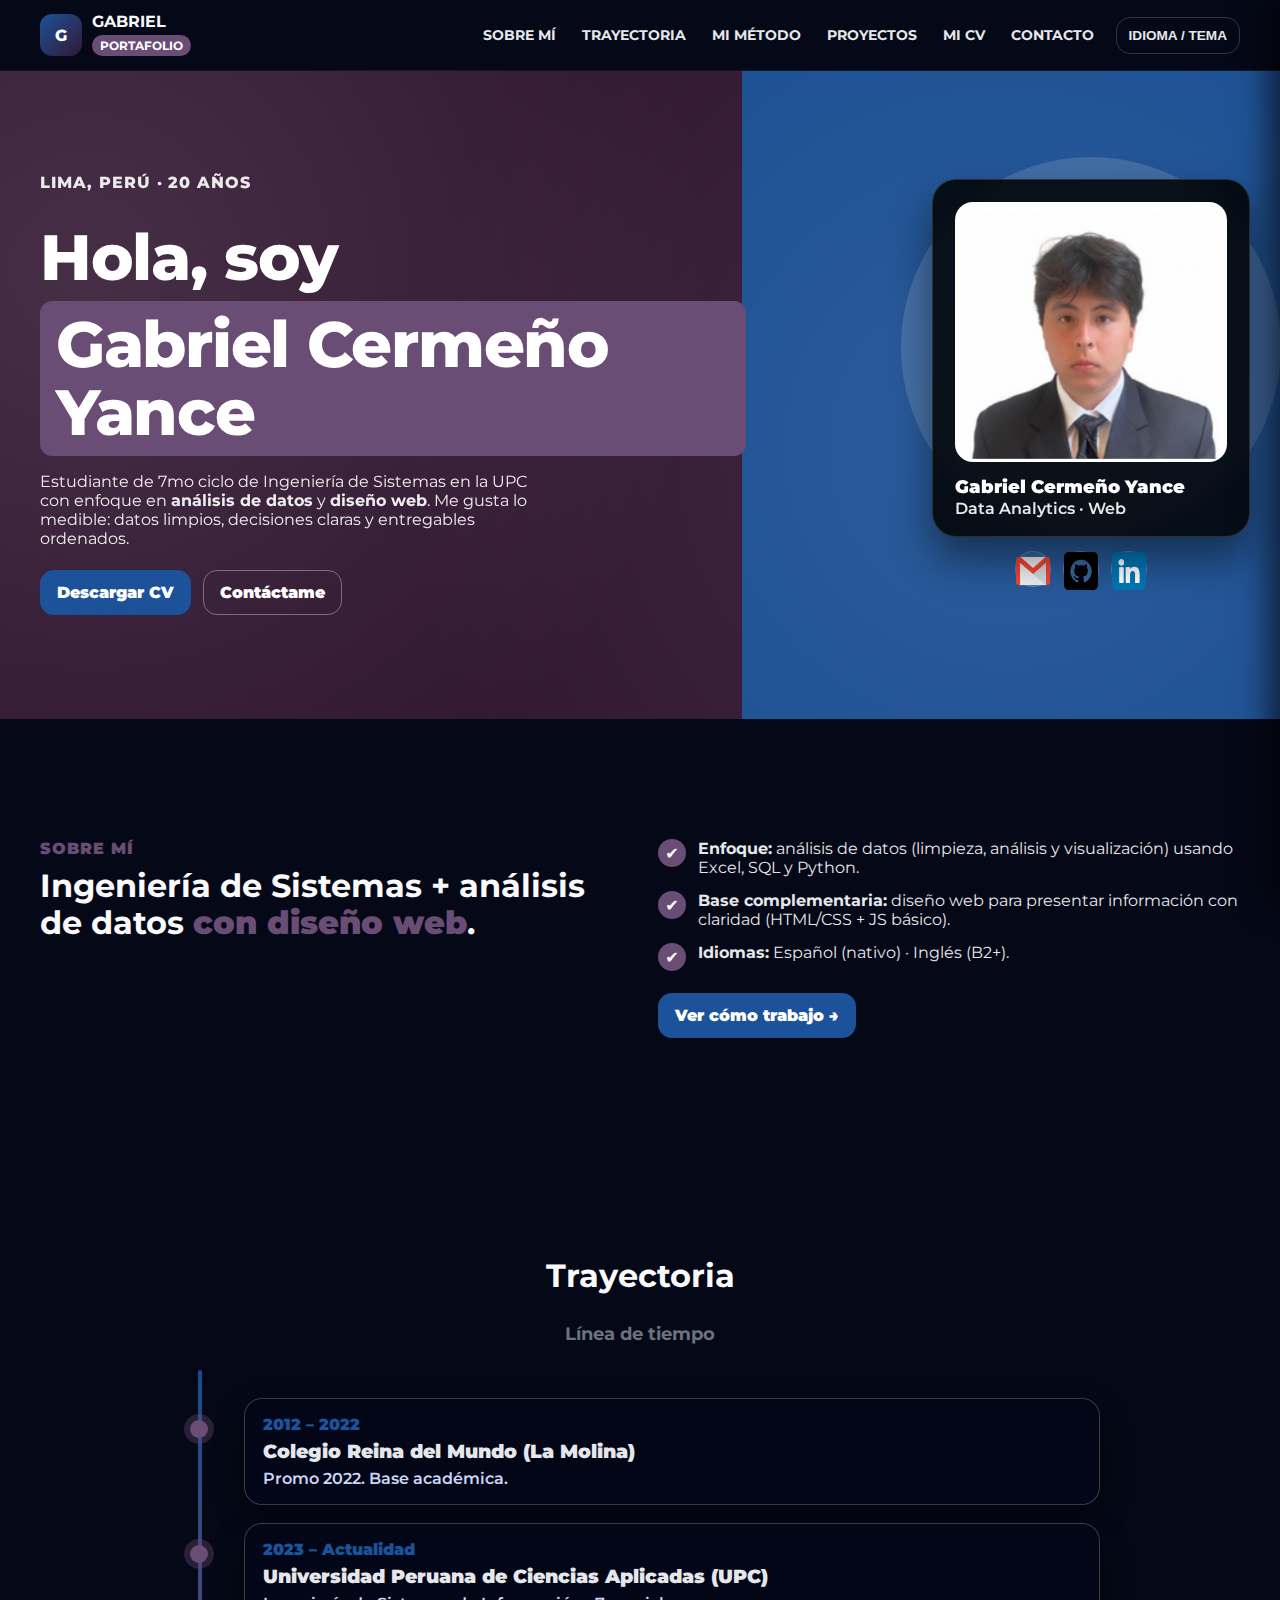
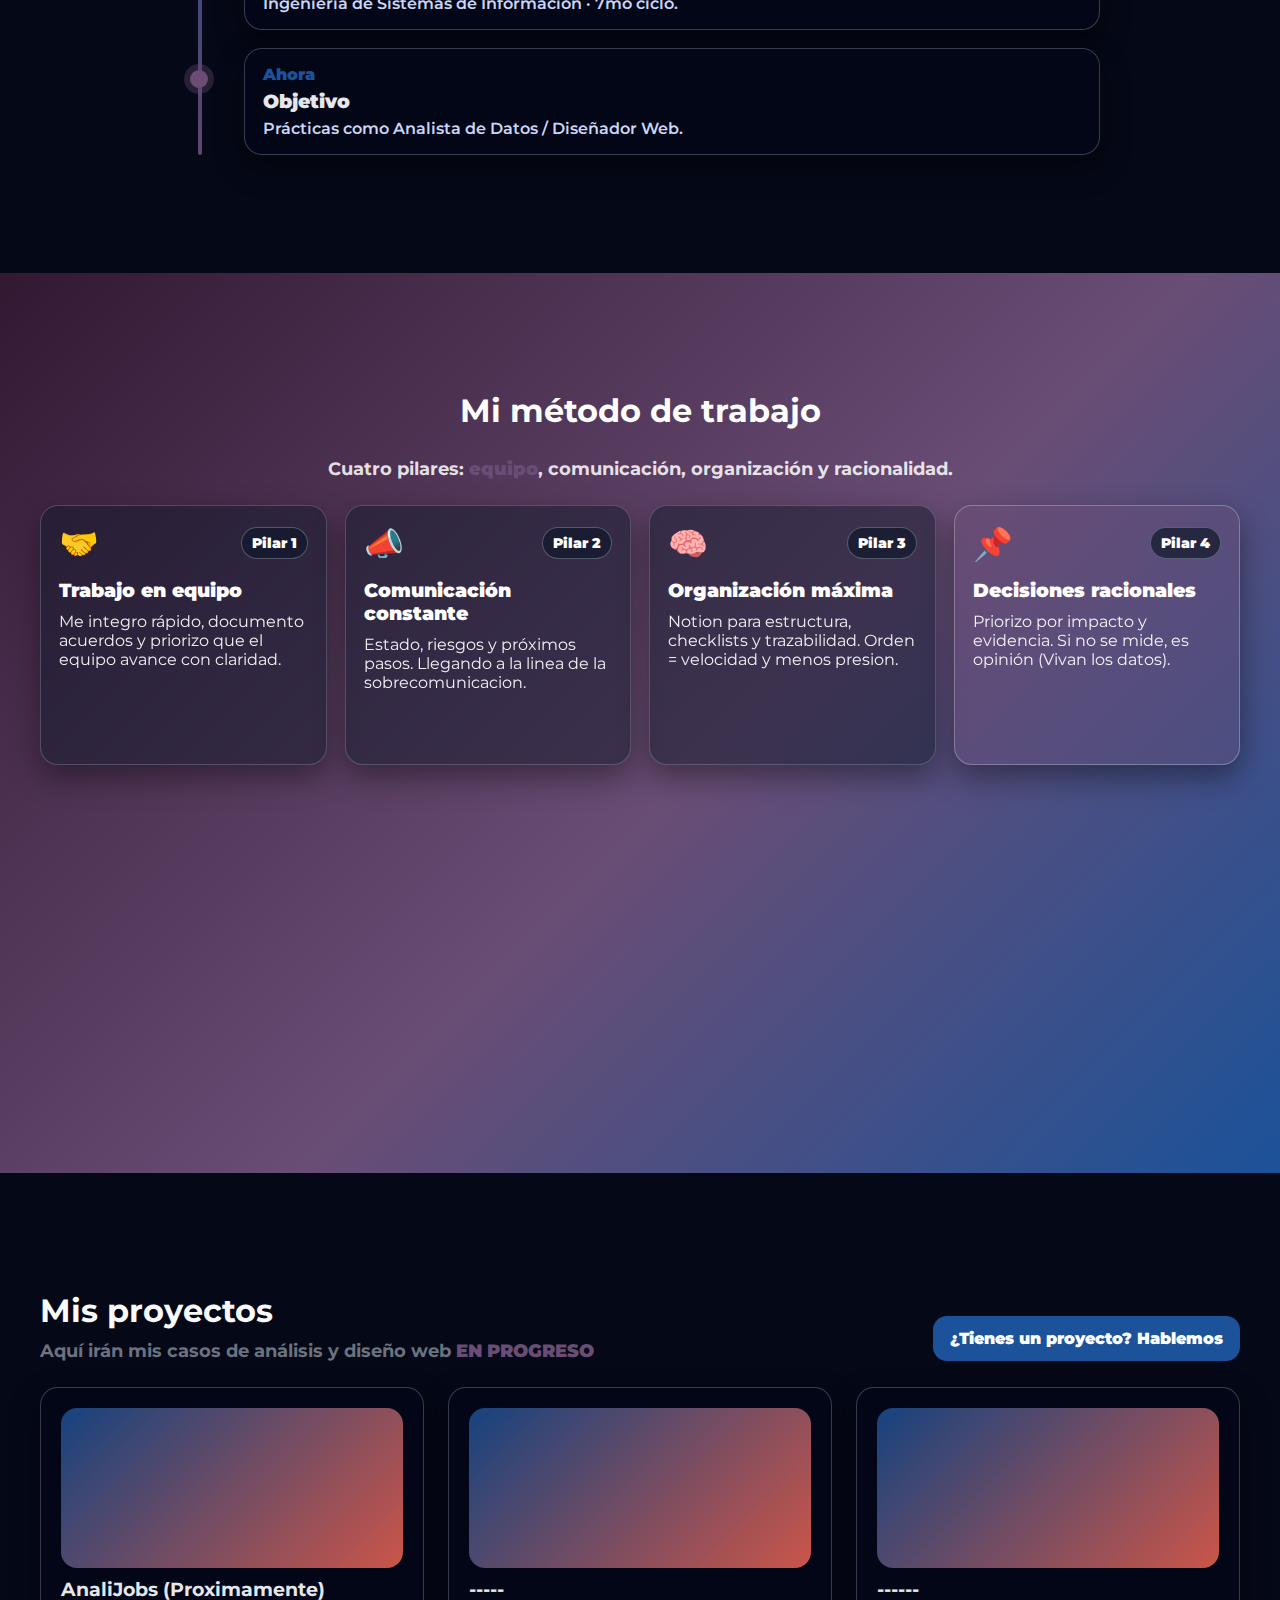
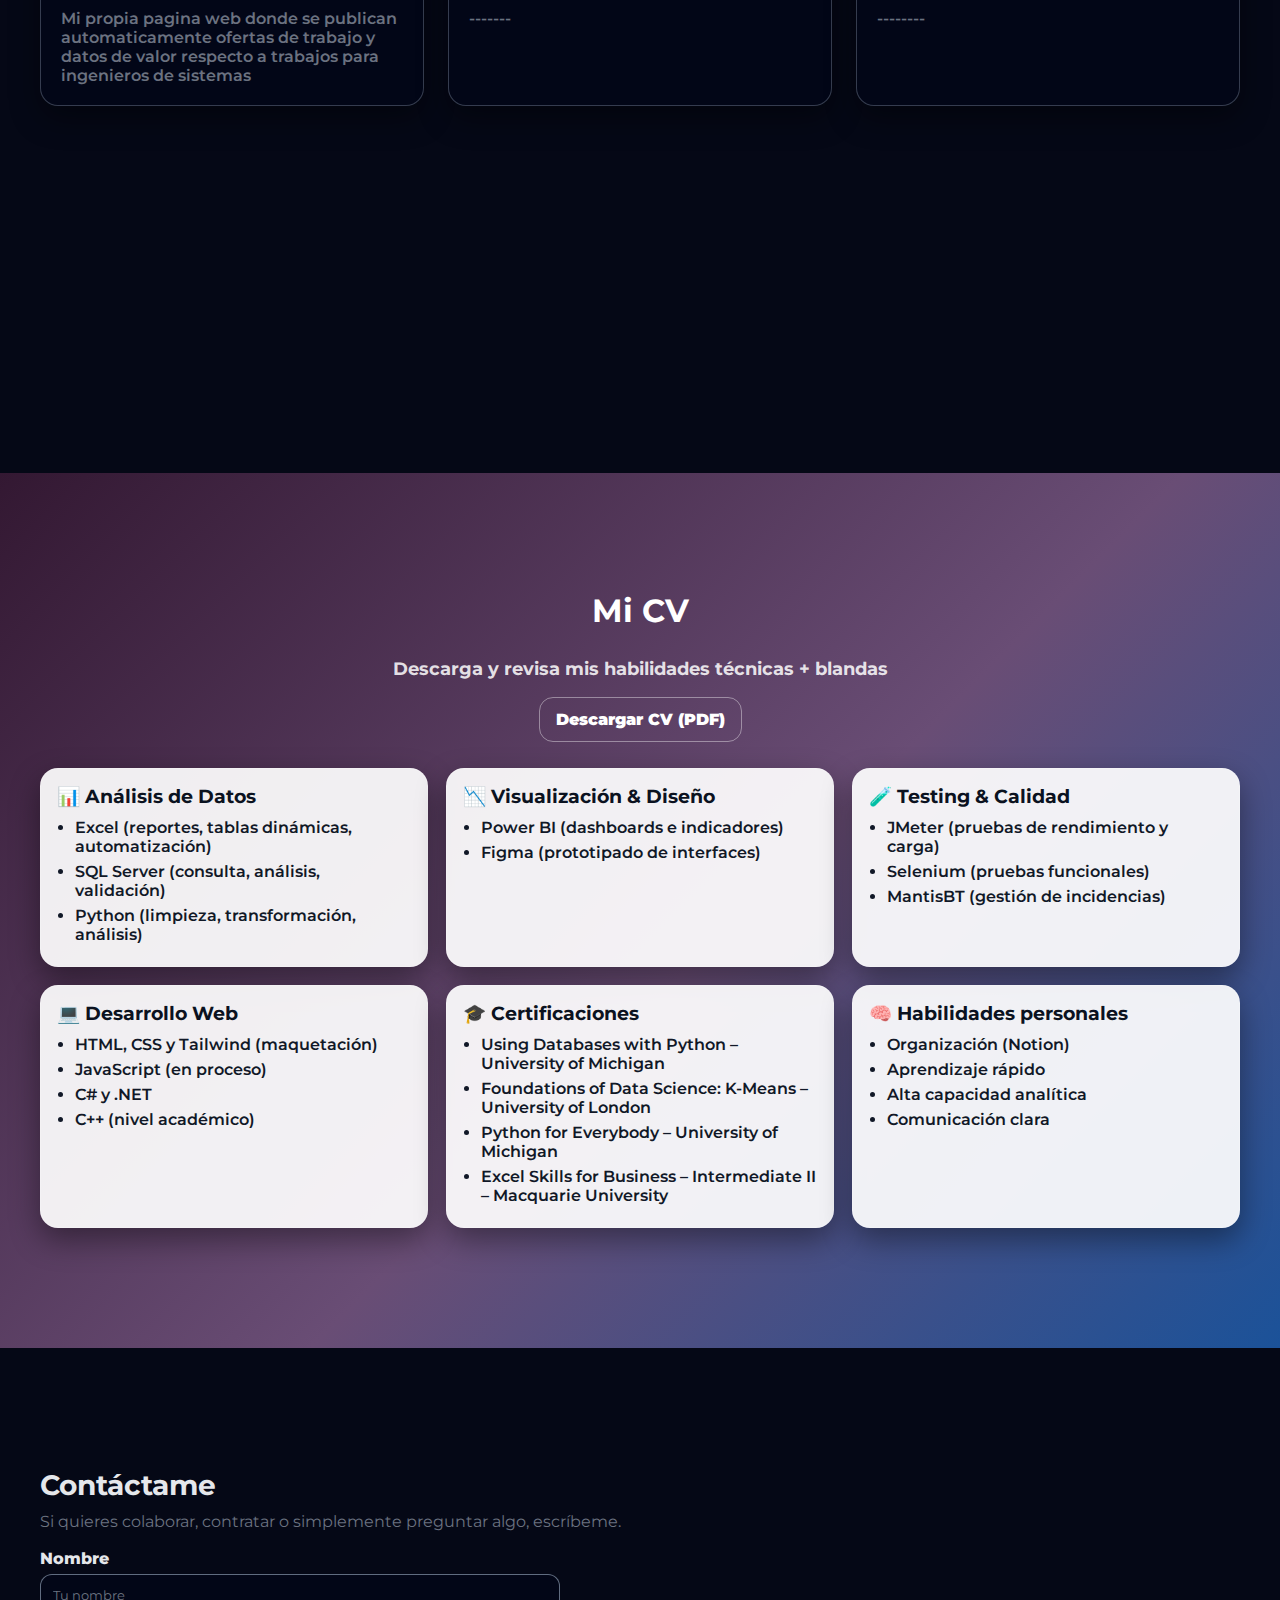
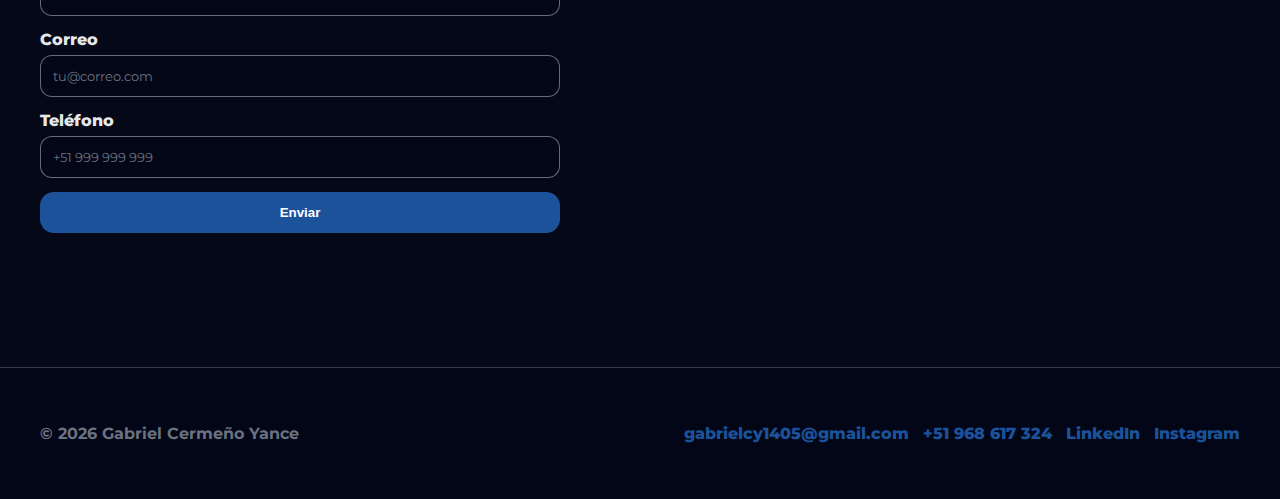
<file: index.html>
<!doctype html>
<html lang="es">
<head>
  <meta charset="utf-8" />
  <meta name="viewport" content="width=device-width,initial-scale=1" />
  <title>Gabriel Cermeño Yance | Portafolio</title>
  <meta name="description" content="Portafolio de Gabriel Cermeño Yance: análisis de datos, diseño web y herramientas." />

  <link rel="preconnect" href="https://fonts.googleapis.com">
  <link rel="preconnect" href="https://fonts.gstatic.com" crossorigin>
  <link href="https://fonts.googleapis.com/css2?family=Montserrat:wght@400;600;700;800&display=swap" rel="stylesheet">

  <link rel="stylesheet" href="css/styles.css" />
</head>

<body>
  <a class="skip-link" href="#main">Saltar al contenido</a>

  <!-- HEADER -->
  <header class="header" id="top">
    <div class="container header__row">
      <a class="brand" href="#top" aria-label="Ir al inicio">
        <span class="brand__logo" aria-hidden="true">G</span>
        <span class="brand__text">
          <strong>GABRIEL</strong>
          <span class="brand__tag">PORTAFOLIO</span>
        </span>
      </a>

      <button class="nav-toggle" type="button" aria-label="Abrir menú" aria-expanded="false">
        <span class="nav-toggle__bar"></span>
        <span class="nav-toggle__bar"></span>
        <span class="nav-toggle__bar"></span>
      </button>

      <nav class="nav" aria-label="Navegación principal">
        <a class="nav__link" href="#sobre-mi">Sobre mí</a>
        <a class="nav__link" href="#trayectoria">Trayectoria</a>
        <a class="nav__link" href="#metodo">Mi método</a>
        <a class="nav__link" href="#proyectos">Proyectos</a>
        <a class="nav__link" href="#cv">Mi CV</a>
        <a class="nav__link" href="#contacto">Contacto</a>

        <button class="btn btn--header" id="langThemeBtn" type="button">
          Idioma / Tema
        </button>
      </nav>
    </div>

    <!-- Menú móvil -->
    <div class="nav-drawer" data-drawer>
      <a class="nav-drawer__link" href="#sobre-mi">Sobre mí</a>
      <a class="nav-drawer__link" href="#trayectoria">Trayectoria</a>
      <a class="nav-drawer__link" href="#metodo">Mi método</a>
      <a class="nav-drawer__link" href="#proyectos">Proyectos</a>
      <a class="nav-drawer__link" href="#cv">Mi CV</a>
      <a class="nav-drawer__link" href="#contacto">Contacto</a>
      <a class="nav-drawer__cta" href="#contacto">Contáctame</a>

      <button class="nav-drawer__btn" id="langThemeBtnMobile" type="button">
        Idioma / Tema
      </button>
    </div>
  </header>

  <main id="main">

    <!-- HERO -->
    <section class="hero" id="inicio" aria-label="Sección principal">
      <div class="hero__bg" aria-hidden="true"></div>

      <div class="container hero__grid">
        <div class="hero__left">
          <p class="kicker">Lima, Perú · 20 años</p>

          <h1 class="hero__title">
            Hola, soy
            <span class="hero__title-highlight">Gabriel Cermeño Yance</span>
          </h1>

          <p class="hero__text">
            Estudiante de 7mo ciclo de Ingeniería de Sistemas en la UPC con enfoque en <strong>análisis de datos</strong> y
            <strong>diseño web</strong>. Me gusta lo medible: datos limpios, decisiones claras y entregables ordenados.
          </p>

          <div class="hero__actions">
            <a class="btn btn--secondary" href="#cv">Descargar CV</a>
            <a class="btn btn--ghost" href="#contacto">Contáctame</a>
          </div>
        </div>

        <div class="hero__right" aria-label="Foto (placeholder)">
          <div class="portrait">
            <div class="portrait__circle"></div>
            <div class="portrait__card">
              <img class="portrait__face"
                src="assets/img/Foto de perfil.png"
                alt="Gabriel Cermeño Yance sonriendo">
              <p class="portrait__name">Gabriel Cermeño Yance</p>
              <p class="portrait__role">Data Analytics · Web</p>
            </div>
          </div>

        <div class="portrait__links">
            <a href="mailto:gabrielcy1405@gmail.com"
                class="icon-btn"
                aria-label="Enviar correo">
                <img src="assets/icons/gmail.png" alt="" />
            </a>

            <a href="https://github.com/tu-usuario"
                class="icon-btn"
                aria-label="Ver GitHub"
                target="_blank" rel="noopener">
                <img src="assets/icons/github.png" alt="" />
            </a>

            <a href="https://www.linkedin.com/in/gabriel-cerme%C3%B1o-yance-11ab15258"
                class="icon-btn"
                aria-label="Ver LinkedIn"
                target="_blank" rel="noopener">
                <img src="assets/icons/linkedin.png" alt="" />
            </a>
        </div>
        </div>
      </div>
    </section>

    <!-- SOBRE MI -->
    <section class="section" id="sobre-mi">
      <div class="container section__grid">
        <div class="bio-left">
          <p class="section__label">Sobre mí</p>
          <h2 class="section__title">
            Ingeniería de Sistemas + análisis de datos
            <span class="accent">con diseño web</span>.
          </h2>
        </div>

        <div class="bio-right">
          <ul class="checklist">
            <li>
              <span class="checklist__icon" aria-hidden="true">✔</span>
              <div>
                <strong>Enfoque:</strong> análisis de datos (limpieza, análisis y visualización) usando Excel, SQL y Python.
              </div>
            </li>
            <li>
              <span class="checklist__icon" aria-hidden="true">✔</span>
              <div>
                <strong>Base complementaria:</strong> diseño web para presentar información con claridad (HTML/CSS + JS básico).
              </div>
            </li>
            <li>
              <span class="checklist__icon" aria-hidden="true">✔</span>
              <div>
                <strong>Idiomas:</strong> Español (nativo) · Inglés (B2+).
              </div>
            </li>
          </ul>

          <a class="btn btn--secondary" href="#metodo">Ver cómo trabajo →</a>
        </div>
      </div>
    </section>

    <!-- TRAYECTORIA -->
    <section class="section section--tight" id="trayectoria">
      <div class="container">
        <header class="section-head center">
          <h2 class="section__title">Trayectoria</h2>
          <p class="section__subtitle">Línea de tiempo</p>
        </header>

        <div class="timeline">
          <div class="timeline__line" aria-hidden="true"></div>

          <article class="t-item">
            <div class="t-item__dot" aria-hidden="true"></div>
            <div class="t-item__card">
              <p class="t-item__date">2012 – 2022</p>
              <h3 class="t-item__title">Colegio Reina del Mundo (La Molina)</h3>
              <p class="t-item__text">Promo 2022. Base académica.</p>
            </div>
          </article>

          <article class="t-item">
            <div class="t-item__dot" aria-hidden="true"></div>
            <div class="t-item__card">
              <p class="t-item__date">2023 – Actualidad</p>
              <h3 class="t-item__title">Universidad Peruana de Ciencias Aplicadas (UPC)</h3>
              <p class="t-item__text">Ingeniería de Sistemas de Información · 7mo ciclo.</p>
            </div>
          </article>

          <article class="t-item">
            <div class="t-item__dot" aria-hidden="true"></div>
            <div class="t-item__card">
              <p class="t-item__date">Ahora</p>
              <h3 class="t-item__title">Objetivo</h3>
              <p class="t-item__text">Prácticas como Analista de Datos / Diseñador Web.</p>
            </div>
          </article>
        </div>
      </div>
    </section>

    <!-- MI MÉTODO -->
    <section class="section section--gradient" id="metodo">
      <div class="container">
        <header class="section-head center section-head--light">
          <h2 class="section__title section__title--light">Mi método de trabajo</h2>
          <p class="section__subtitle section__subtitle--light">
            Cuatro pilares: <span class="accent">equipo</span>, comunicación, organización y racionalidad.
          </p>
        </header>

        <div class="cards-4">
          <article class="focus-card">
            <div class="focus-card__top">
              <div class="focus-card__icon" aria-hidden="true">🤝</div>
              <div class="focus-card__tag">Pilar 1</div>
            </div>
            <h3 class="focus-card__title">Trabajo en equipo</h3>
            <p class="focus-card__text">
              Me integro rápido, documento acuerdos y priorizo que el equipo avance con claridad.
            </p>
          </article>

          <article class="focus-card">
            <div class="focus-card__top">
              <div class="focus-card__icon" aria-hidden="true">📣</div>
              <div class="focus-card__tag">Pilar 2</div>
            </div>
            <h3 class="focus-card__title">Comunicación constante</h3>
            <p class="focus-card__text">
              Estado, riesgos y próximos pasos. Llegando a la linea de la sobrecomunicacion.
            </p>
          </article>

          <article class="focus-card">
            <div class="focus-card__top">
              <div class="focus-card__icon" aria-hidden="true">🧠</div>
              <div class="focus-card__tag">Pilar 3</div>
            </div>
            <h3 class="focus-card__title">Organización máxima</h3>
            <p class="focus-card__text">
              Notion para estructura, checklists y trazabilidad. Orden = velocidad y menos presion.
            </p>
          </article>

          <article class="focus-card focus-card--accent">
            <div class="focus-card__top">
              <div class="focus-card__icon" aria-hidden="true">📌</div>
              <div class="focus-card__tag">Pilar 4</div>
            </div>
            <h3 class="focus-card__title">Decisiones racionales</h3>
            <p class="focus-card__text">
              Priorizo por impacto y evidencia. Si no se mide, es opinión (Vivan los datos).
            </p>
          </article>
        </div>
      </div>
    </section>

    <section class="section" id="proyectos">
      <div class="container">
        <header class="section-head">
          <div>
            <h2 class="section__title">Mis proyectos</h2>
            <p class="section__subtitle">Aquí irán mis casos de análisis y diseño web <span class="accent">EN PROGRESO</span></p>
          </div>
          <a class="btn btn--secondary" href="#contacto">¿Tienes un proyecto? Hablemos</a>
        </header>

        <div class="blog-grid">
          <article class="project-card">
            <div class="project-card__media"></div>
            <h3>AnaliJobs (Proximamente)</h3>
            <p>Mi propia pagina web donde se publican automaticamente ofertas de trabajo y datos de valor respecto a trabajos para ingenieros de sistemas</p>
          </article>

          <article class="project-card">
            <div class="project-card__media"></div>
            <h3>-----</h3>
            <p>-------</p>
          </article>

          <article class="project-card">
            <div class="project-card__media"></div>
            <h3>------</h3>
            <p>--------</p>
          </article>
        </div>
      </div>
    </section>

    <section class="section section--gradient" id="cv">
      <div class="container">
        <header class="section-head center section-head--light">
          <h2 class="section__title section__title--light">Mi CV</h2>
          <p class="section__subtitle section__subtitle--light">Descarga y revisa mis habilidades técnicas + blandas</p>
          <a class="btn btn--outline" href="assets/archivos/cv.pdf" download>Descargar CV (PDF)</a>
        </header>

        <div class="skills-grid">
          <section class="skill-card">
            <h3>📊 Análisis de Datos</h3>
            <ul>
              <li>Excel (reportes, tablas dinámicas, automatización)</li>
              <li>SQL Server (consulta, análisis, validación)</li>
              <li>Python (limpieza, transformación, análisis)</li>
            </ul>
          </section>

          <section class="skill-card">
            <h3>📉 Visualización & Diseño</h3>
            <ul>
              <li>Power BI (dashboards e indicadores)</li>
              <li>Figma (prototipado de interfaces)</li>
            </ul>
          </section>

          <section class="skill-card">
            <h3>🧪 Testing & Calidad</h3>
            <ul>
              <li>JMeter (pruebas de rendimiento y carga)</li>
              <li>Selenium (pruebas funcionales)</li>
              <li>MantisBT (gestión de incidencias)</li>
            </ul>
          </section>

          <section class="skill-card">
            <h3>💻 Desarrollo Web</h3>
            <ul>
              <li>HTML, CSS y Tailwind (maquetación)</li>
              <li>JavaScript (en proceso)</li>
              <li>C# y .NET</li>
              <li>C++ (nivel académico)</li>
            </ul>
          </section>

          <section class="skill-card">
            <h3>🎓 Certificaciones</h3>
            <ul>
              <li>Using Databases with Python – University of Michigan</li>
              <li>Foundations of Data Science: K-Means – University of London</li>
              <li>Python for Everybody – University of Michigan</li>
              <li>Excel Skills for Business – Intermediate II – Macquarie University</li>
            </ul>
          </section>

          <section class="skill-card">
            <h3>🧠 Habilidades personales</h3>
            <ul>
              <li>Organización (Notion)</li>
              <li>Aprendizaje rápido</li>
              <li>Alta capacidad analítica</li>
              <li>Comunicación clara</li>
            </ul>
          </section>
        </div>
      </div>
    </section>

    <!-- CONTACTO -->
    <section class="section" id="contacto">
      <div class="container">
        <h2 class="split__title">Contáctame</h2>
        <p class="muted" style="margin-top:-8px;">
          Si quieres colaborar, contratar o simplemente preguntar algo, escríbeme.
        </p>

        <form class="form" id="joinForm">
          <input class="hp" type="text" name="website" tabindex="-1" autocomplete="off" />

          <label>
            <span>Nombre</span>
            <input type="text" name="name" required minlength="2" placeholder="Tu nombre" />
          </label>

          <label>
            <span>Correo</span>
            <input type="email" name="email" required placeholder="tu@correo.com" />
          </label>

          <label>
            <span>Teléfono</span>
            <input type="tel" name="phone" required placeholder="+51 999 999 999" />
          </label>

          <button class="btn btn--secondary" type="submit">Enviar</button>
          <p class="form__note" id="formMsg" role="status" aria-live="polite"></p>
        </form>
      </div>
    </section>
  </main>

  <!-- FOOTER -->
  <footer class="footer">
    <div class="container footer__row">
      <p>© <span id="year"></span> Gabriel Cermeño Yance</p>

      <div class="footer__links">
        <a href="mailto:gabrielcy1405@gmail.com">gabrielcy1405@gmail.com</a>
        <a href="tel:+51968617324">+51 968 617 324</a>
        <a href="https://www.linkedin.com/in/gabriel-cerme%C3%B1o-yance-11ab15258" target="_blank" rel="noopener">LinkedIn</a>
        <a href="#" target="_blank" rel="noopener">Instagram</a>
      </div>
    </div>
  </footer>

  <!-- PANEL LATERAL -->
  <aside class="side-panel" id="sidePanel">
    <div class="side-panel__content">
      <h3>Preferencias</h3>

      <button id="btnEnglish" type="button">English</button>
      <button id="btnSpanish" type="button">Español</button>

      <hr>

      <button id="btnTheme" type="button">Cambiar claro / oscuro</button>
    </div>
  </aside>

  <script src="js/main.js"></script>
  <script src="js/form.js"></script>
  <script>
    document.getElementById("year").textContent = new Date().getFullYear();
  </script>
</body>
</html>
</file>
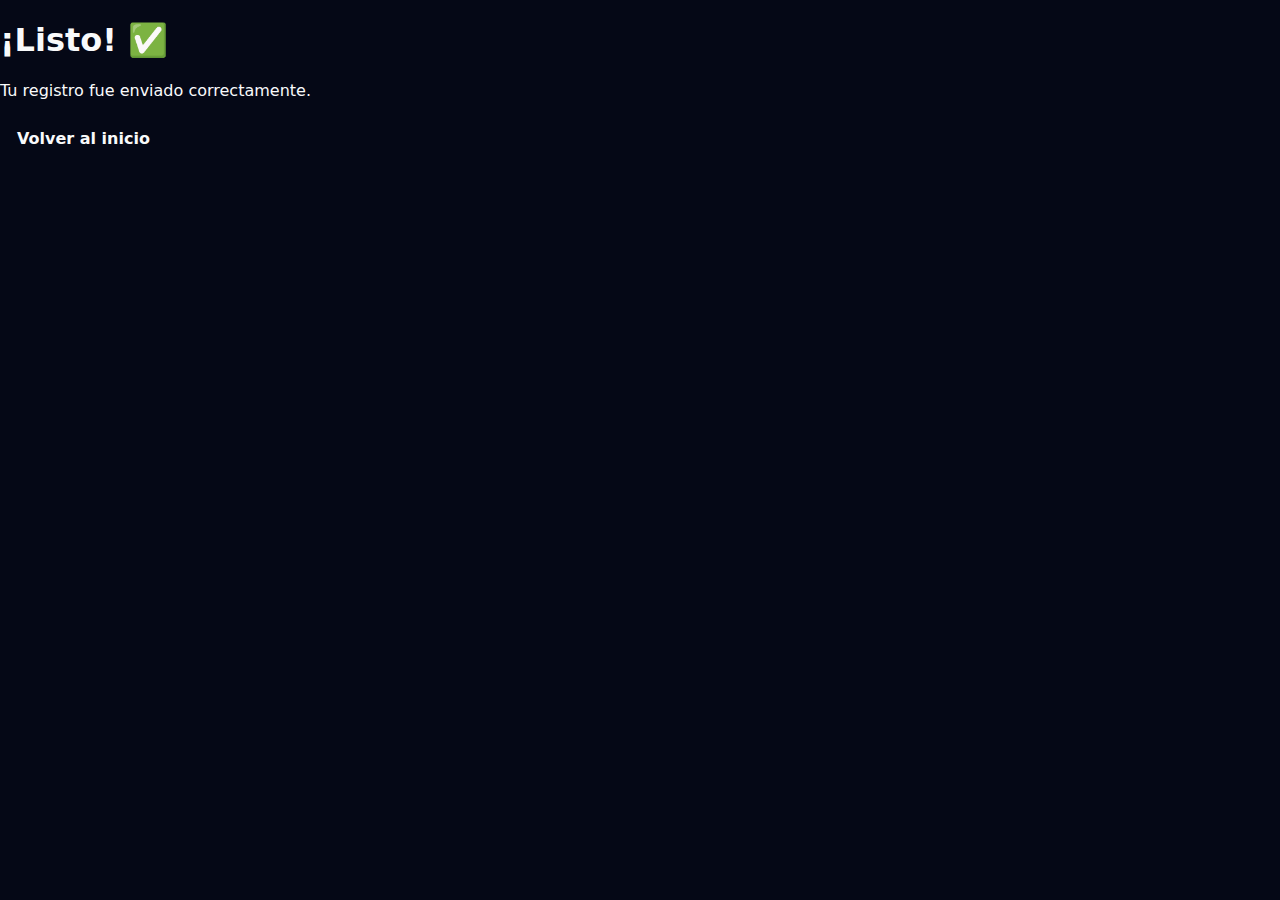
<file: thanks.html>
<!doctype html>
<html lang="es">
<head>
  <meta charset="utf-8" />
  <meta name="viewport" content="width=device-width,initial-scale=1" />
  <title>Gracias</title>
  <link rel="stylesheet" href="css/styles.css" />
</head>
<body class="thanks">
  <main class="thanks__box">
    <h1>¡Listo! ✅</h1>
    <p>Tu registro fue enviado correctamente.</p>
    <a class="btn btn--primary" href="index.html#inicio">Volver al inicio</a>
  </main>
</body>
</html>
</file>
<file: css/styles.css>
:root{
  /* Paleta base (modo oscuro/normal) */
  --primary:#1B5299;
  --secondary:#331832;
  --accent:#694D75;

  --bg:#050816;
  --muted:#6b7280;
  --text:#f9fafb;
  --card:#0b1220;

  --shadow: 0 12px 30px rgba(0,0,0,.40);
  --radius: 18px;
  --container: 1200px;

  --font: "Montserrat", system-ui, -apple-system, Segoe UI, Roboto, Arial, sans-serif;

  --h1: clamp(2.2rem, 5vw, 4.0rem);
  --h2: clamp(1.6rem, 2.5vw, 2.3rem);
  --p:  clamp(1rem, 1.2vw, 1.1rem);
}

/* Alias para compatibilidad con código anterior */
:root{
  --blue: var(--primary);
  --blue2: var(--secondary);
  --red: var(--accent);
}

/* ===== RESET BÁSICO ===== */
*{ box-sizing:border-box; }
html{ scroll-behavior:smooth; }
body{
  margin:0;
  font-family:var(--font);
  color:var(--text);
  background:var(--bg);
}
a{ color:inherit; text-decoration:none; }
img{ max-width:100%; display:block; }

.container{
  width:min(var(--container), 100% - 48px);
  margin:0 auto;
}

.skip-link{
  position:absolute;
  left:-999px;
  top:10px;
  background:#000;
  color:#fff;
  padding:10px 12px;
  border-radius:10px;
}
.skip-link:focus{ left:10px; z-index:9999; }

/* =======================
   HEADER
======================= */
.header{
  position:sticky;
  top:0;
  background:#050816;
  z-index:50;
  border-bottom:1px solid rgba(255,255,255,.06);
  backdrop-filter: blur(16px);
}
.header__row{
  display:flex;
  align-items:center;
  justify-content:space-between;
  gap:16px;
  padding:14px 0;
}

.brand{
  display:flex;
  align-items:center;
  gap:10px;
}
.brand__logo{
  width:42px; height:42px;
  border-radius:12px;
  background:linear-gradient(135deg, var(--primary), var(--secondary));
  display:grid;
  place-items:center;
  color:#fff;
  font-weight:800;
}
.brand__text{ display:flex; flex-direction:column; line-height:1.05; }
.brand__tag{
  display:inline-flex;
  margin-top:4px;
  font-size:.78rem;
  font-weight:700;
  color:#fff;
  background:var(--accent);
  padding:4px 8px;
  border-radius:999px;
  width:max-content;
}

.nav{
  display:flex;
  gap:18px;
  align-items:center;
}
.nav__link{
  font-size:.9rem;
  font-weight:700;
  color:#e5e7eb;
  position:relative;
  padding:10px 4px;
  text-transform:uppercase;
}
.nav__link::after{
  content:"";
  position:absolute;
  left:0;
  bottom:-4px;
  width:0%;
  height:2px;
  background:var(--primary);
  transition:.3s;
}
.nav__link:hover::after,
.nav__link.is-active::after{
  width:100%;
}

.nav-toggle{
  display:none;
  background:transparent;
  border:0;
  padding:10px;
  border-radius:12px;
}
.nav-toggle__bar{
  display:block;
  width:26px; height:3px;
  background:#e5e7eb;
  margin:5px 0;
  border-radius:999px;
}

/* drawer mobile */
.nav-drawer{
  display:none;
  border-top:1px solid rgba(255,255,255,.08);
  padding:12px 0;
  background:#050816;
}
.nav-drawer__link{
  display:block;
  padding:12px 24px;
  font-weight:700;
  color:#e5e7eb;
}
.nav-drawer__cta{
  display:block;
  margin:8px 24px 0;
  text-align:center;
  padding:12px 14px;
  border-radius:14px;
  background:var(--primary);
  color:#fff;
  font-weight:800;
}
.nav-drawer__btn{
  display:block;
  width: calc(100% - 48px);
  margin:10px 24px 0;
  padding:12px 14px;
  border-radius:14px;
  border:1px solid rgba(255,255,255,.18);
  background:transparent;
  color:#e5e7eb;
  font-weight:900;
  text-align:center;
}

/* BOTÓN HEADER */
.btn{
  display:inline-flex;
  align-items:center;
  justify-content:center;
  gap:10px;
  padding:12px 16px;
  border-radius:14px;
  font-weight:900;
  border:1px solid transparent;
  cursor:pointer;
}
.btn--secondary{ background:var(--primary); color:#fff; }
.btn--ghost{ background:transparent; color:#fff; border-color:rgba(255,255,255,.35); }
.btn--outline{ background:transparent; color:#fff; border-color:rgba(255,255,255,.4); }
.btn--header{
  background:transparent;
  color:#e5e7eb;
  border:1px solid rgba(255,255,255,.18);
  padding:10px 12px;
  border-radius:14px;
  font-weight:900;
  text-transform:uppercase;
  font-size:.85rem;
}

/* HOVERS GENERALES */
button,
.btn{
  transition:.25s;
}
button:hover,
.btn:hover{
  transform: translateY(-2px);
  box-shadow: 0 8px 18px rgba(0,0,0,.35);
}

/* =======================
   HERO
======================= */
.hero{
  position:relative;
  overflow:hidden;
  min-height:72vh;
  display:grid;
  align-items:center;
}

.hero__bg{
  position:absolute;
  inset:0;
  background:
    linear-gradient(90deg, rgba(51,24,50,.96) 0 58%, rgba(27,82,153,.95) 58% 100%);
}
.hero__bg::after{
  content:"";
  position:absolute;
  inset:-20%;
  background:
    radial-gradient(circle at 20% 30%, rgba(255,255,255,.10), transparent 40%),
    radial-gradient(circle at 70% 60%, rgba(255,255,255,.08), transparent 45%);
  transform:rotate(-6deg);
}

.hero__grid{
  position:relative;
  z-index:1;
  display:grid;
  grid-template-columns: 1.2fr .8fr;
  gap:24px;
  padding:64px 0;
  color:#fff;
}

.kicker{
  display:inline-block;
  font-weight:800;
  letter-spacing:.06em;
  text-transform:uppercase;
  opacity:.9;
}

.hero__title{
  margin:16px 0 12px;
  font-size:var(--h1);
  line-height:1.05;
  font-weight:800;
  letter-spacing:-.02em;
}
.hero__title-highlight{
  display:inline-block;
  margin-top:10px;
  background:var(--accent);

  padding-top:10px;         /*Aqui dejo todo asi*/
  padding-bottom:10px; 
  padding-left:16px;
  padding-right:6px;

  border-radius:12px;
}
.hero__text{
  font-size:var(--p);
  opacity:.92;
  max-width:46ch;
}

.hero__actions{
  display:flex;
  gap:12px;
  margin:22px 0 18px;
  flex-wrap:wrap;
}

/* right side */
.hero__right{
  justify-self:end;
  display:flex;
  flex-direction:column;
  align-items:center;
}
.portrait{
  position:relative;
  height: 380px;             
  display:grid;
  place-items:end center;
  transform: translateX(10px); 
}

.portrait__circle{
  position:absolute;
  width: 380px;              
  height: 380px;
  border-radius:999px;
  background:rgba(255,255,255,.14);
  filter:blur(.2px);
}

.portrait__card{
  position:relative;
  width: min(420px, 100%);    
  background:rgba(0,0,0,.85);
  border-radius:24px;
  padding:22px 22px 18px;
  box-shadow: 0 22px 40px rgba(0,0,0,.45);
  border:1px solid rgba(255,255,255,.14);
  backdrop-filter: blur(10px);
}

.portrait__face{
  height:260px;              
  width:100%;
  border-radius:18px;
  object-fit:cover;
  background:#111;
}

.portrait__name{
  margin:14px 0 2px;
  font-weight:900;
  font-size:1.1rem;
}

.portrait__role{
  margin:0;
  opacity:.9;
  font-weight:600;
}

.portrait__links{
  margin-top:14px;
  display:flex;
  justify-content:center;
  gap:12px;
}

.icon-btn{
  width:36px;
  height:36px;
  border-radius:999px;
  background:rgba(255,255,255,.08);
  display:grid;
  place-items:center;
  border:1px solid rgba(255,255,255,.18);
  transition:.2s;
}

.icon-btn img{
  width:38px;
  height:38px;
  display:block;
}

.icon-btn:hover{
  transform:translateY(-2px);
  background:rgba(255,255,255,.18);
}


/* =======================
   SECTIONS
======================= */
section{
  scroll-margin-top: 90px;
}

.section{
  padding: 120px 0;
}
.section--tight{
  padding:100px 0;
}
.section--gradient{
  background: linear-gradient(135deg, var(--secondary) 0%, var(--accent) 55%, var(--primary) 100%);
  color:#fff;
}

/* layout secciones */
.section__grid{
  display:grid;
  grid-template-columns: 1fr 1fr;
  gap:36px;
  align-items:start;
}

.section__label{
  color:var(--accent);
  font-weight:900;
  text-transform:uppercase;
  letter-spacing:.06em;
  margin:0 0 10px;
}
.section__title{
  font-size:var(--h2);
  margin:0;
  line-height:1.15;
}
.section__subtitle{
  margin:10px 0 0;
  font-size:1.1rem;
  color:var(--muted);
  font-weight:700;
}

.section-head{
  display:flex;
  justify-content:space-between;
  align-items:end;
  gap:18px;
  margin-bottom:26px;
}
.section-head.center{
  justify-content:center;
  text-align:center;
  flex-direction:column;
  align-items:center;
}
.section-head--light .section__subtitle{ color:rgba(255,255,255,.86); }
.section__title--light{ color:#fff; }
.section__subtitle--light{ color:rgba(255,255,255,.86); }

.accent{ color:var(--accent); font-weight:900; }
.muted{ color:var(--muted); margin-top:10px; }
.muted--light{ color:rgba(255,255,255,.85); margin-top:10px; }

/* checklist */
.checklist{
  list-style:none;
  padding:0;
  margin:0 0 22px;
  display:grid;
  gap:14px;
}
.checklist li{
  display:grid;
  grid-template-columns: 28px 1fr;
  gap:12px;
  align-items:start;
  color:#e5e7eb;
}
.checklist__icon{
  width:28px; height:28px;
  border-radius:999px;
  background:var(--accent);
  color:#fff;
  display:grid;
  place-items:center;
  font-weight:900;
}

/* =======================
   TIMELINE
======================= */
.timeline{
  position:relative;
  max-width: 920px;
  margin: 0 auto;
  padding: 10px 0 0;
}
.timeline__line{
  position:absolute;
  left: 18px;
  top: 0;
  bottom: 0;
  width: 4px;
  border-radius:999px;
  background: linear-gradient(180deg, var(--primary), var(--accent));
  opacity:.9;
}
.t-item{
  position:relative;
  display:grid;
  grid-template-columns: 48px 1fr;
  gap:16px;
  margin: 18px 0;
}
.t-item__dot{
  width:18px; height:18px;
  border-radius:999px;
  background: var(--accent);
  margin-left: 10px;
  margin-top: 22px;
  box-shadow: 0 0 0 6px rgba(105,77,117,.35);
}
.t-item__card{
  background:#020617;
  border:1px solid rgba(148,163,184,.35);
  border-radius: var(--radius);
  padding:16px 18px;
  box-shadow: var(--shadow);
}
.t-item__date{
  margin:0 0 6px;
  font-weight:900;
  color: var(--primary);
}
.t-item__title{
  margin:0 0 6px;
  font-weight:900;
  color:#e5e7eb;
}
.t-item__text{
  margin:0;
  color:#cbd5f5;
  font-weight:600;
}

/* =======================
   MÉTODO (cards-4)
======================= */
.cards-4{
  display:grid;
  grid-template-columns: repeat(4, 1fr);
  gap:18px;
}
.focus-card{
  background:rgba(15,23,42,.5);
  border:1px solid rgba(148,163,184,.35);
  border-radius:var(--radius);
  padding:18px;
  box-shadow: var(--shadow);
  min-height:260px;
  transition:.3s;
}
.focus-card--accent{
  background:rgba(105,77,117,.30);
  border-color: rgba(248,250,252,.28);
}
.focus-card__top{
  display:flex;
  justify-content:space-between;
  align-items:center;
  margin-bottom:16px;
}
.focus-card__icon{ font-size:2rem; }
.focus-card__tag{
  background:rgba(15,23,42,.7);
  border:1px solid rgba(148,163,184,.45);
  padding:6px 10px;
  border-radius:999px;
  font-weight:900;
  font-size:.9rem;
}
.focus-card__title{ margin:0 0 10px; font-weight:900; }
.focus-card__text{ margin:0; opacity:.92; }

.focus-card:hover{
  transform: translateY(-6px);
  box-shadow: 0 18px 40px rgba(0,0,0,.55);
}

/* que cubra pantalla */
#metodo{
  min-height:100vh;
}

/* =======================
   PROYECTOS
======================= */
.blog-grid{
  display:grid;
  grid-template-columns: repeat(3, 1fr);
  gap:24px;
}
.project-card{
  border-radius: var(--radius);
  background:#020617;
  padding:20px;
  box-shadow: var(--shadow);
  border:1px solid rgba(148,163,184,.35);
}
.project-card__media{
  height:160px;
  width:100%;
  border-radius:16px;
  background: linear-gradient(135deg, rgba(27,82,153,.8), rgba(238,99,82,.85));
  margin-bottom:10px;
}
.project-card h3{
  margin:0 0 8px;
  color:#e5e7eb;
}
.project-card p{
  margin:0;
  color:var(--muted);
  font-weight:600;
}
.projects-note{
  margin-top:22px;
  color:var(--muted);
  font-size:.9rem;
}

/* cubrir pantalla también */
#proyectos{
  min-height:100vh;
}

/* =======================
   SKILLS GRID
======================= */
.skills-grid{
  display:grid;
  grid-template-columns: repeat(3, 1fr);
  gap:18px;
}
.skill-card{
  background: rgba(255,255,255,.92);
  border-radius: var(--radius);
  padding:16px 16px;
  box-shadow: var(--shadow);
  border:1px solid rgba(255,255,255,.22);
  color:#0b1220;
}
.skill-card h3{
  margin:0 0 10px;
}
.skill-card ul{
  margin:0;
  padding-left: 18px;
  color:#111827;
  font-weight:600;
}
.skill-card li{ margin:6px 0; }

/* =======================
   FORMULARIO CONTACTO
======================= */
.split__title{
  margin:0 0 18px;
  font-size:clamp(1.5rem, 2.2vw, 2.1rem);
  color:#e5e7eb;
}

.form{
  display:grid;
  gap:14px;
  max-width:520px;
  margin-top:18px;
}
.form label span{
  display:block;
  font-weight:800;
  color:#e5e7eb;
  margin-bottom:6px;
}
.form input{
  width:100%;
  padding:12px 12px;
  border-radius:12px;
  border:1px solid rgba(148,163,184,.65);
  font-family:var(--font);
  outline:none;
  background:#020617;
  color:#f9fafb;
}
.form input::placeholder{
  color:#6b7280;
}
.form input:focus{
  border-color: rgba(8,178,227,.85);
  box-shadow: 0 0 0 4px rgba(8,178,227,.20);
}
.form__note{
  margin:0;
  font-weight:700;
  color:#93c5fd;
}
.hp{ display:none; }

/* =======================
   FOOTER
======================= */
.footer{
  padding:40px 0;
  border-top:1px solid rgba(148,163,184,.35);
  background:#020617;
}
.footer__row{
  display:flex;
  justify-content:space-between;
  align-items:center;
  gap:16px;
  color:var(--muted);
  font-weight:700;
}
.footer__links{
  display:flex;
  gap:14px;
  flex-wrap:wrap;
}
.footer__links a{
  color: var(--primary);
  font-weight:800;
}

/* =======================
   SIDE PANEL
======================= */
.side-panel{
  position: fixed;
  right: -260px;
  top:0;
  width:260px;
  height:100%;
  background:#020617;
  border-left:1px solid rgba(148,163,184,.35);
  box-shadow: -10px 0 30px rgba(0,0,0,.65);
  transition:.3s;
  padding:20px;
  z-index:9999;
}
.side-panel.open{
  right:0;
}
.side-panel__content h3{
  margin-top:0;
  color:#e5e7eb;
}
.side-panel__content button{
  width:100%;
  padding:10px;
  margin:5px 0;
  border-radius:12px;
  border:1px solid rgba(148,163,184,.65);
  background:#020617;
  color:#e5e7eb;
  cursor:pointer;
}

/* =======================
   TEMA CLARO (con tu paleta)
======================= */
body.theme-light{
  --primary:#08B2E3;
  --accent:#EE6352;
  --bg:#EFE9F4;
  --text:#0b1220;
  --muted:#4b5563;
  --card:#ffffff;
}

body.theme-light{
  background:var(--bg);
  color:var(--text);
}
body.theme-light .header{
  background:rgba(239,233,244,.9);
  border-bottom:1px solid rgba(0,0,0,.06);
}
body.theme-light .hero__bg{
  background: linear-gradient(90deg, rgba(51,24,50,.92) 0 58%, rgba(8,178,227,.90) 58% 100%);
}
body.theme-light .t-item__card,
body.theme-light .project-card,
body.theme-light .form input,
body.theme-light .side-panel{
  background:#ffffff;
  color:#0b1220;
}
body.theme-light .footer{
  background:#e5e7eb;
}
body.theme-light .form input{
  border-color:rgba(148,163,184,.65);
}
body.theme-light .hero__text{
  color:#111827;
}
body.theme-light .split__title{
  color:#0b1220;
}

/* =======================
   RESPONSIVE
======================= */
@media (max-width: 980px){
  .nav{ display:none; }
  .nav-toggle{ display:block; }
  .nav-drawer.is-open{ display:block; }

  .hero__grid{ grid-template-columns:1fr; }
  .hero__right{
    justify-self:center;
    transform:translateX(0);
  }
  .portrait{
    transform:translateX(0);
    height:280px;
  }

  .section__grid{ grid-template-columns:1fr; }

  .cards-4{ grid-template-columns:1fr 1fr; }
  .blog-grid{ grid-template-columns:1fr; }
  .skills-grid{ grid-template-columns:1fr; }

  .timeline__line{ left: 14px; }
  .t-item{ grid-template-columns: 44px 1fr; }

  .footer__row{
    flex-direction:column;
    align-items:flex-start;
  }
}

@media (max-width: 600px){
  .cards-4{ grid-template-columns:1fr; }
}
</file>
